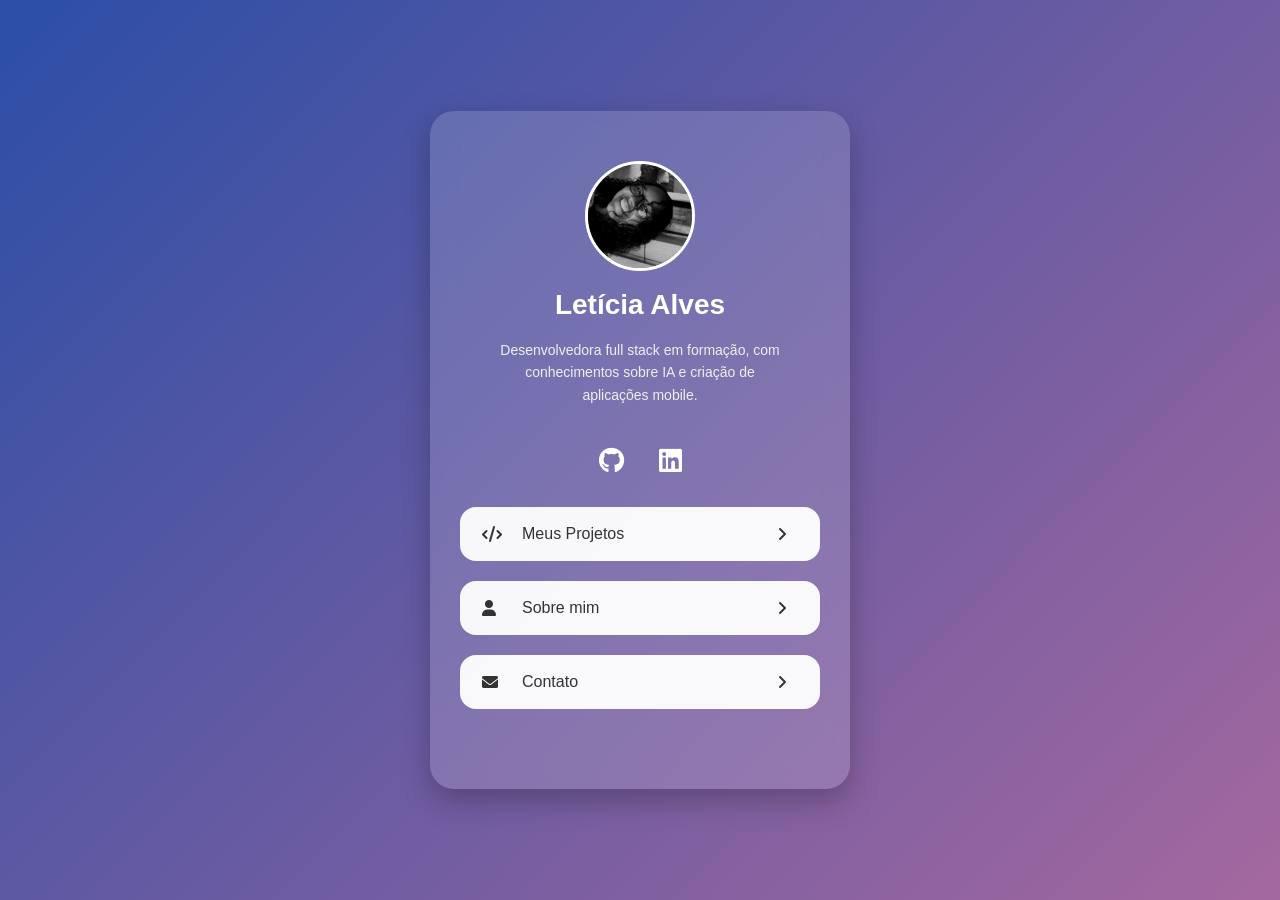
<file: index.html>
<!doctype html>
<html lang="pt-BR">

<head>
  <meta charset="UTF-8" />
  <meta name="viewport" content="width=device-width, initial-scale=1.0" />
  <title>Linktree | Letícia Alves</title>

  <meta name="description" content="Linktree de Letícia Alves, desenvolvedora full stack em formação com conhecimentos sobre IA e criação de aplicações mobile." />
  <link rel="icon" href="assets/favicon.png" />

  <meta property="og:title" content="Letícia Alves" />
  <meta property="og:description" content="Desenvolvedora full stack em formação, com conhecimentos sobre IA e criação de aplicações mobile." />
  <meta property="og:image" content="assets/leticia.jpg" />
  <meta property="og:type" content="website" />

  <link rel="stylesheet" href="assets/styles.css" />
  <link rel="stylesheet" href="https://cdnjs.cloudflare.com/ajax/libs/font-awesome/6.0.0/css/all.min.css">
</head>

<body>

  <div class="content">

    <header>
      <img src="assets/leticia.jpg" alt="Foto de perfil de Letícia Alves">

      <h1>Letícia Alves</h1>

      <p>
        Desenvolvedora full stack em formação, com conhecimentos sobre IA e criação de aplicações mobile.
      </p>
    </header>

    <div class="content_main">

      <ul>
        <li>
          <a href="https://github.com/letxiz" class="link-github" target="_blank" rel="noopener noreferrer" aria-label="GitHub">
            <i class="fa-brands fa-github" aria-hidden="true"></i>
          </a>
        </li>

        <li>
          <a href="https://www.linkedin.com/in/leticia954/" class="link-linkedin" target="_blank" rel="noopener noreferrer" aria-label="LinkedIn">
            <i class="fa-brands fa-linkedin" aria-hidden="true"></i>
          </a>
        </li>

      </ul>

      <main>

        <a href="https://github.com/letxiz?tab=repositories" target="_blank" rel="noopener noreferrer">
          <i class="fa-solid fa-code" aria-hidden="true"></i>
          <span>Meus Projetos</span>
          <i class="fa-solid fa-angle-right" aria-hidden="true"></i>
        </a>

        <a href="sobre.html">
          <i class="fa-solid fa-user" aria-hidden="true"></i>
          <span>Sobre mim</span>
          <i class="fa-solid fa-angle-right" aria-hidden="true"></i>
        </a>

        <a href="mailto:letxizalves@gmail.com">
          <i class="fa-solid fa-envelope" aria-hidden="true"></i>
          <span>Contato</span>
          <i class="fa-solid fa-angle-right" aria-hidden="true"></i>
        </a>

      </main>

      <a class="footer-contact" href="mailto:letxizalves@gmail.com">

      </a>

    </div>
  </div>

</body>

</html>
</file>
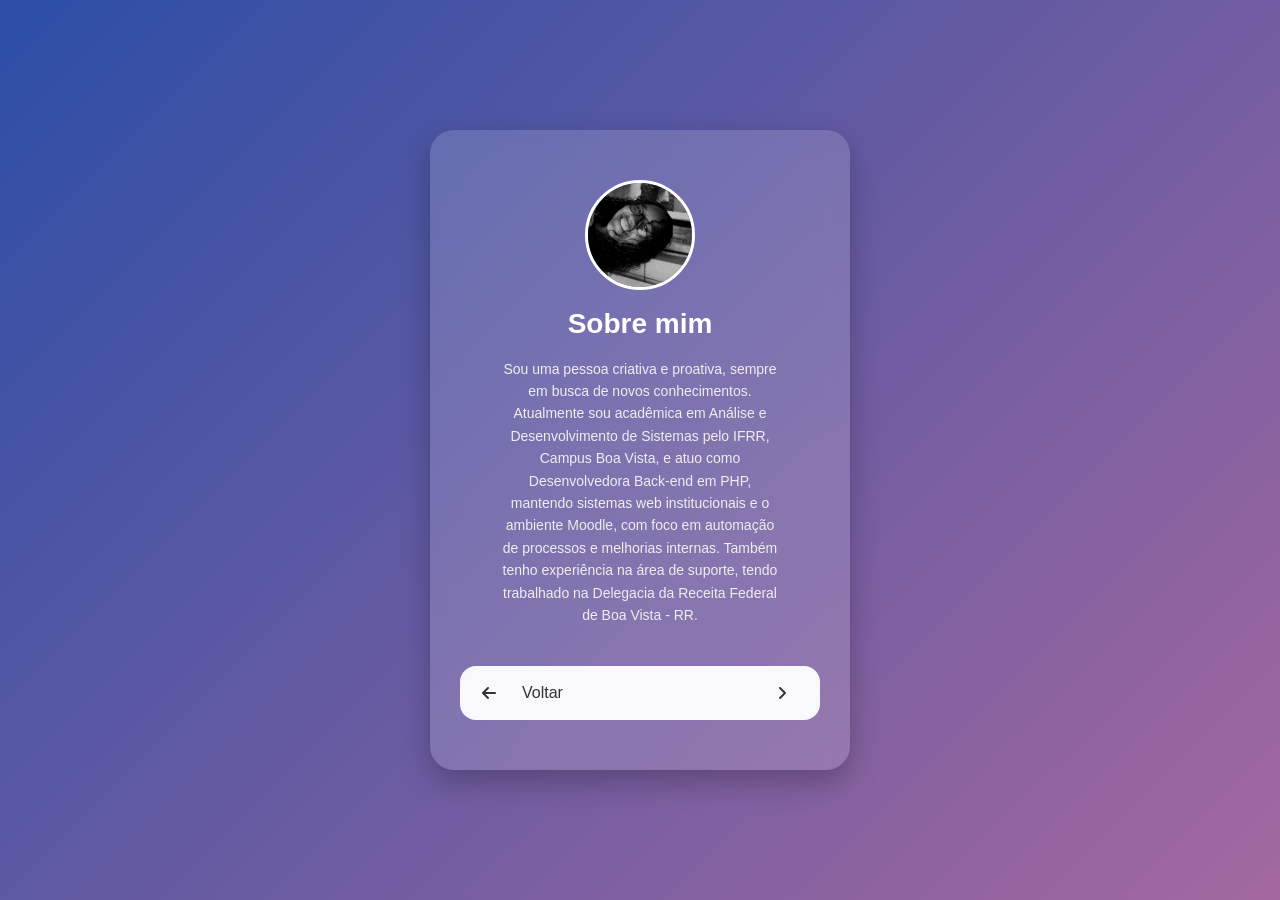
<file: sobre.html>
<!DOCTYPE html>
<html lang="pt-BR">

<head>
  <meta charset="UTF-8">
  <meta name="viewport" content="width=device-width, initial-scale=1.0">
  <title>Sobre mim | Letícia Alves</title>

  <meta name="description" content="Sobre Letícia Alves, acadêmica em Análise e Desenvolvimento de Sistemas pelo IFRR e desenvolvedora full stack em formação.">
  <link rel="icon" href="assets/favicon.png">

  <link rel="stylesheet" href="assets/styles.css">
  <link rel="stylesheet" href="https://cdnjs.cloudflare.com/ajax/libs/font-awesome/6.0.0/css/all.min.css">
</head>

<body>

<div class="content">

<header>

<img src="assets/leticia.jpg" alt="Foto de perfil de Letícia Alves">

<h1>Sobre mim</h1>

<p>
  Sou uma pessoa criativa e proativa, sempre em busca de novos conhecimentos. Atualmente sou acadêmica
  em Análise e Desenvolvimento de Sistemas pelo IFRR, Campus Boa Vista, e atuo como Desenvolvedora
  Back-end em PHP, mantendo sistemas web institucionais e o ambiente Moodle, com foco em automação
  de processos e melhorias internas. Também tenho experiência na área de suporte, tendo trabalhado
  na Delegacia da Receita Federal de Boa Vista - RR.
</p>

</header>

 <div class="content_main">

<main>

  <a href="index.html" aria-label="Voltar para a página inicial">
    <i class="fa-solid fa-arrow-left" aria-hidden="true"></i>
    <p>Voltar</p>
    <i class="fa-solid fa-angle-right" aria-hidden="true"></i>
  </a>

</main>

 </div>

</div>

</body>
</html>
</file>
<file: assets/styles.css>
*{
  margin:0;
  padding:0;
  box-sizing:border-box;
  font-family:"Jost", sans-serif;
}


:root{
  --gradiente: linear-gradient(135deg,#2b4ea6,#a4689f);
  --branco:#ffffff;
  --texto:#333;
}

/* body */

body{
  min-height:100vh;
  display:flex;
  justify-content:center;
  align-items:center;
  padding:20px;
  background:var(--gradiente);
}

/* card */

.content{
  width:100%;
  max-width:420px;

  background:rgba(255,255,255,0.15);
  backdrop-filter:blur(12px);

  border-radius:24px;

  padding:50px 30px;

  display:flex;
  flex-direction:column;
  gap:40px;

  box-shadow:0 12px 30px rgba(0,0,0,0.25);
}

/* header */

header{
  display:flex;
  flex-direction:column;
  align-items:center;
  text-align:center;
  gap:18px;
}

header img{
  width:110px;
  height:110px;

  border-radius:50%;
  border:3px solid white;

  object-fit:cover;
}

header h1{
  color:white;
  font-size:28px;
}

header p{
  color:#eeeeee;
  font-size:14px;
  line-height:1.6;
  max-width:280px;
}

/* mainL */

.content_main{
  display:flex;
  flex-direction:column;
  gap:30px;
}

/* redes sociais */

.content_main ul{
  list-style:none;
  display:flex;
  justify-content:center;
  gap:35px;
}

.content_main ul a{
  color:white;
  font-size:26px;
  transition:all 0.2s ease;
}

.content_main ul a:hover{
  transform:scale(1.2);
  opacity:0.8;
}

/* botões */

main{
  display:flex;
  flex-direction:column;
  gap:20px;
}

main a{
  background:rgba(255,255,255,0.95);

  border-radius:16px;

  padding:18px 22px;

  text-decoration:none;
  color:var(--texto);

  display:grid;
  grid-template-columns:30px 1fr 20px;
  align-items:center;
  gap:10px;

  font-weight:500;

  transition:all 0.2s ease;
}

main a:hover{
  transform:translateY(-4px);
  box-shadow:0 8px 20px rgba(0,0,0,0.25);
}

main a i{
  font-size:16px;
}
/*footer*/

footer{
  margin-top:10px;

  background:rgba(85, 80, 80, 0.289);
  color:white;

  border-radius:16px;
  padding:16px 18px;

  display:flex;
  align-items:center;
  gap:14px;

  cursor:pointer;

  transition:all 0.2s ease;
}

footer:hover{
  background:rgba(255,255,255,0.4);
}

footer i{
  font-size:20px;
}

footer h2{
  font-size:16px;
}

footer p{
  font-size:13px;
}

/* RESPONSIVO */

@media(max-width:480px){

  .content{
    padding:40px 25px;
  }

  header h1{
    font-size:24px;
  }

}
</file>
